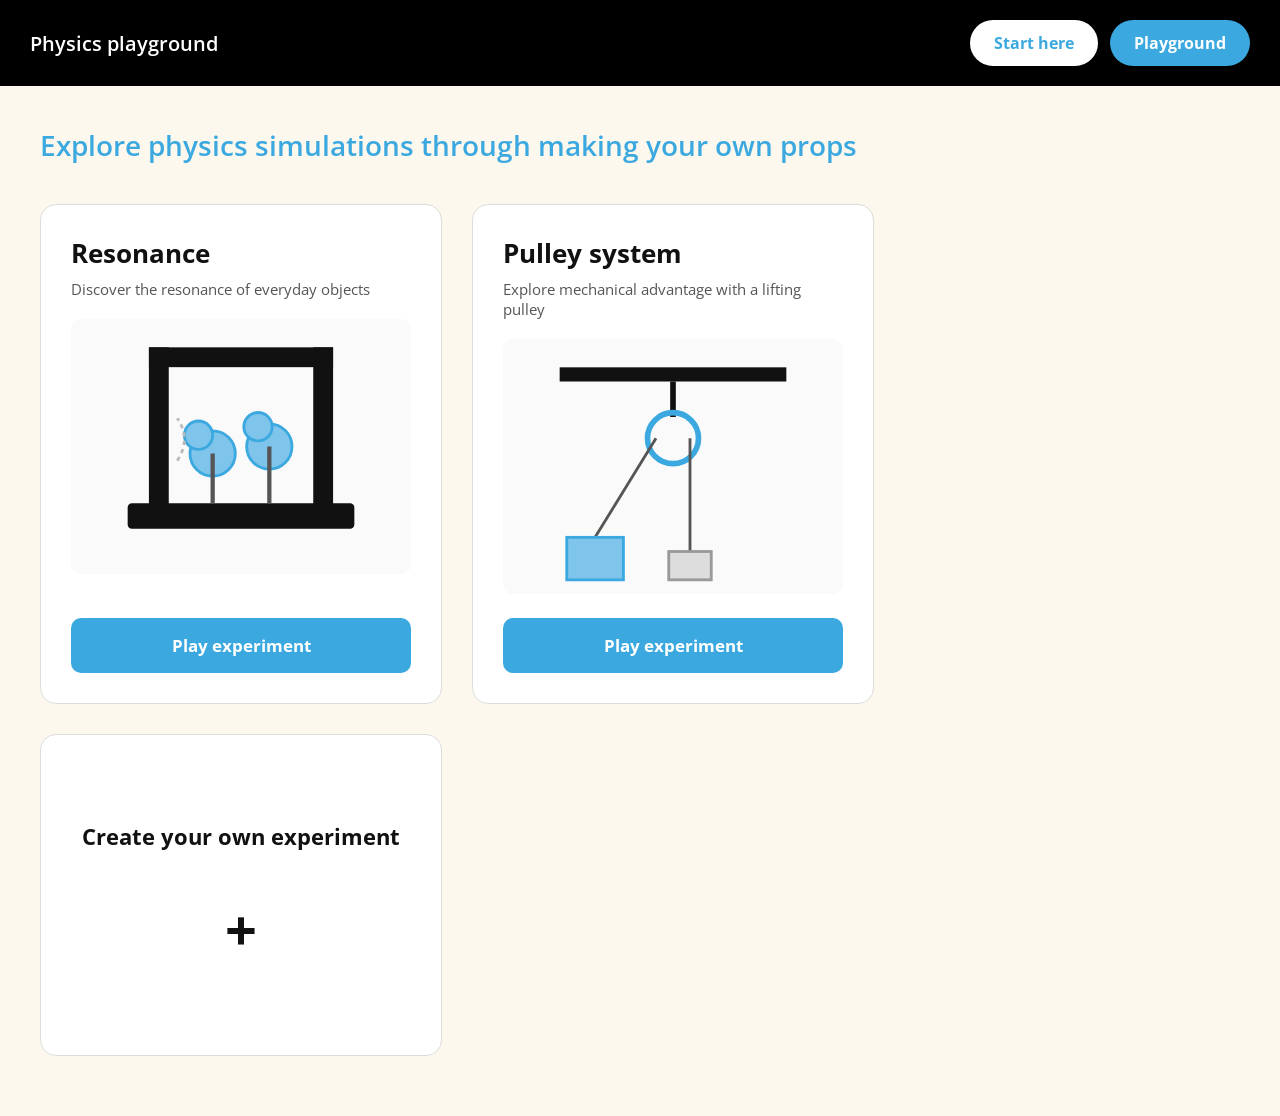
<file: index (2).html>
<!DOCTYPE html>
<html lang="en">
<head>
    <meta charset="utf-8" />
    <link rel="stylesheet" href="style.css">
    <link rel="preconnect" href="https://fonts.googleapis.com">
    <link rel="preconnect" href="https://fonts.gstatic.com" crossorigin>
    <link href="https://fonts.googleapis.com/css2?family=Open+Sans:wght@300;400;500;600;700&display=swap" rel="stylesheet">
    <title>Physics Playground</title>
</head>
<body>

    <header class="topbar">
        <span class="topbar-title">Physics playground</span>
        <nav class="topnav">
            <a href="index.html" class="nav-pill nav-pill-outline">Start here</a>
            <a href="playground.html" class="nav-pill nav-pill-filled">Playground</a>
        </nav>
    </header>

    <h1 class="page-heading">Explore physics simulations through making your own props</h1>

    <div class="template-grid">

        <!-- RESONANCE -->
        <div class="template-card">
            <h2>Resonance</h2>
            <p class="template-desc">Discover the resonance of everyday objects</p>
            <div class="template-art">
                <svg viewBox="0 0 200 180" xmlns="http://www.w3.org/2000/svg">
                    <rect x="20" y="130" width="160" height="18" rx="3" fill="#111"/>
                    <rect x="35" y="20" width="14" height="115" fill="#111"/>
                    <rect x="151" y="20" width="14" height="115" fill="#111"/>
                    <rect x="35" y="20" width="130" height="14" fill="#111"/>
                    <circle cx="80" cy="95" r="16" fill="#7fc4ea" stroke="#3ba9e0" stroke-width="2"/>
                    <circle cx="70" cy="82" r="10" fill="#7fc4ea" stroke="#3ba9e0" stroke-width="2"/>
                    <circle cx="120" cy="90" r="16" fill="#7fc4ea" stroke="#3ba9e0" stroke-width="2"/>
                    <circle cx="112" cy="76" r="10" fill="#7fc4ea" stroke="#3ba9e0" stroke-width="2"/>
                    <line x1="80" y1="95" x2="80" y2="130" stroke="#555" stroke-width="3"/>
                    <line x1="120" y1="90" x2="120" y2="130" stroke="#555" stroke-width="3"/>
                    <path d="M55 100 q10 -15 0 -30" fill="none" stroke="#bbb" stroke-width="2" stroke-dasharray="3 3"/>
                </svg>
            </div>
            <a href="playground.html?template=resonance" class="template-play-btn">Play experiment</a>
        </div>

        <!-- PULLEY SYSTEM -->
        <div class="template-card">
            <h2>Pulley system</h2>
            <p class="template-desc">Explore mechanical advantage with a lifting pulley</p>
            <div class="template-art">
                <svg viewBox="0 0 200 180" xmlns="http://www.w3.org/2000/svg">
                    <rect x="20" y="20" width="160" height="10" fill="#111"/>
                    <line x1="100" y1="30" x2="100" y2="55" stroke="#111" stroke-width="4"/>
                    <circle cx="100" cy="70" r="18" fill="none" stroke="#3ba9e0" stroke-width="4"/>
                    <line x1="88" y1="70" x2="45" y2="140" stroke="#555" stroke-width="2"/>
                    <line x1="112" y1="70" x2="112" y2="150" stroke="#555" stroke-width="2"/>
                    <rect x="25" y="140" width="40" height="30" fill="#7fc4ea" stroke="#3ba9e0" stroke-width="2"/>
                    <rect x="97" y="150" width="30" height="20" fill="#ddd" stroke="#999" stroke-width="2"/>
                </svg>
            </div>
            <a href="playground.html?template=pulley" class="template-play-btn">Play experiment</a>
        </div>

        <!-- CREATE YOUR OWN -->
        <div class="template-card template-card-blank">
            <h2>Create your own experiment</h2>
            <a href="playground.html" class="template-blank-plus" title="Start a blank experiment">+</a>
        </div>

    </div>

</body>
</html>
</file>
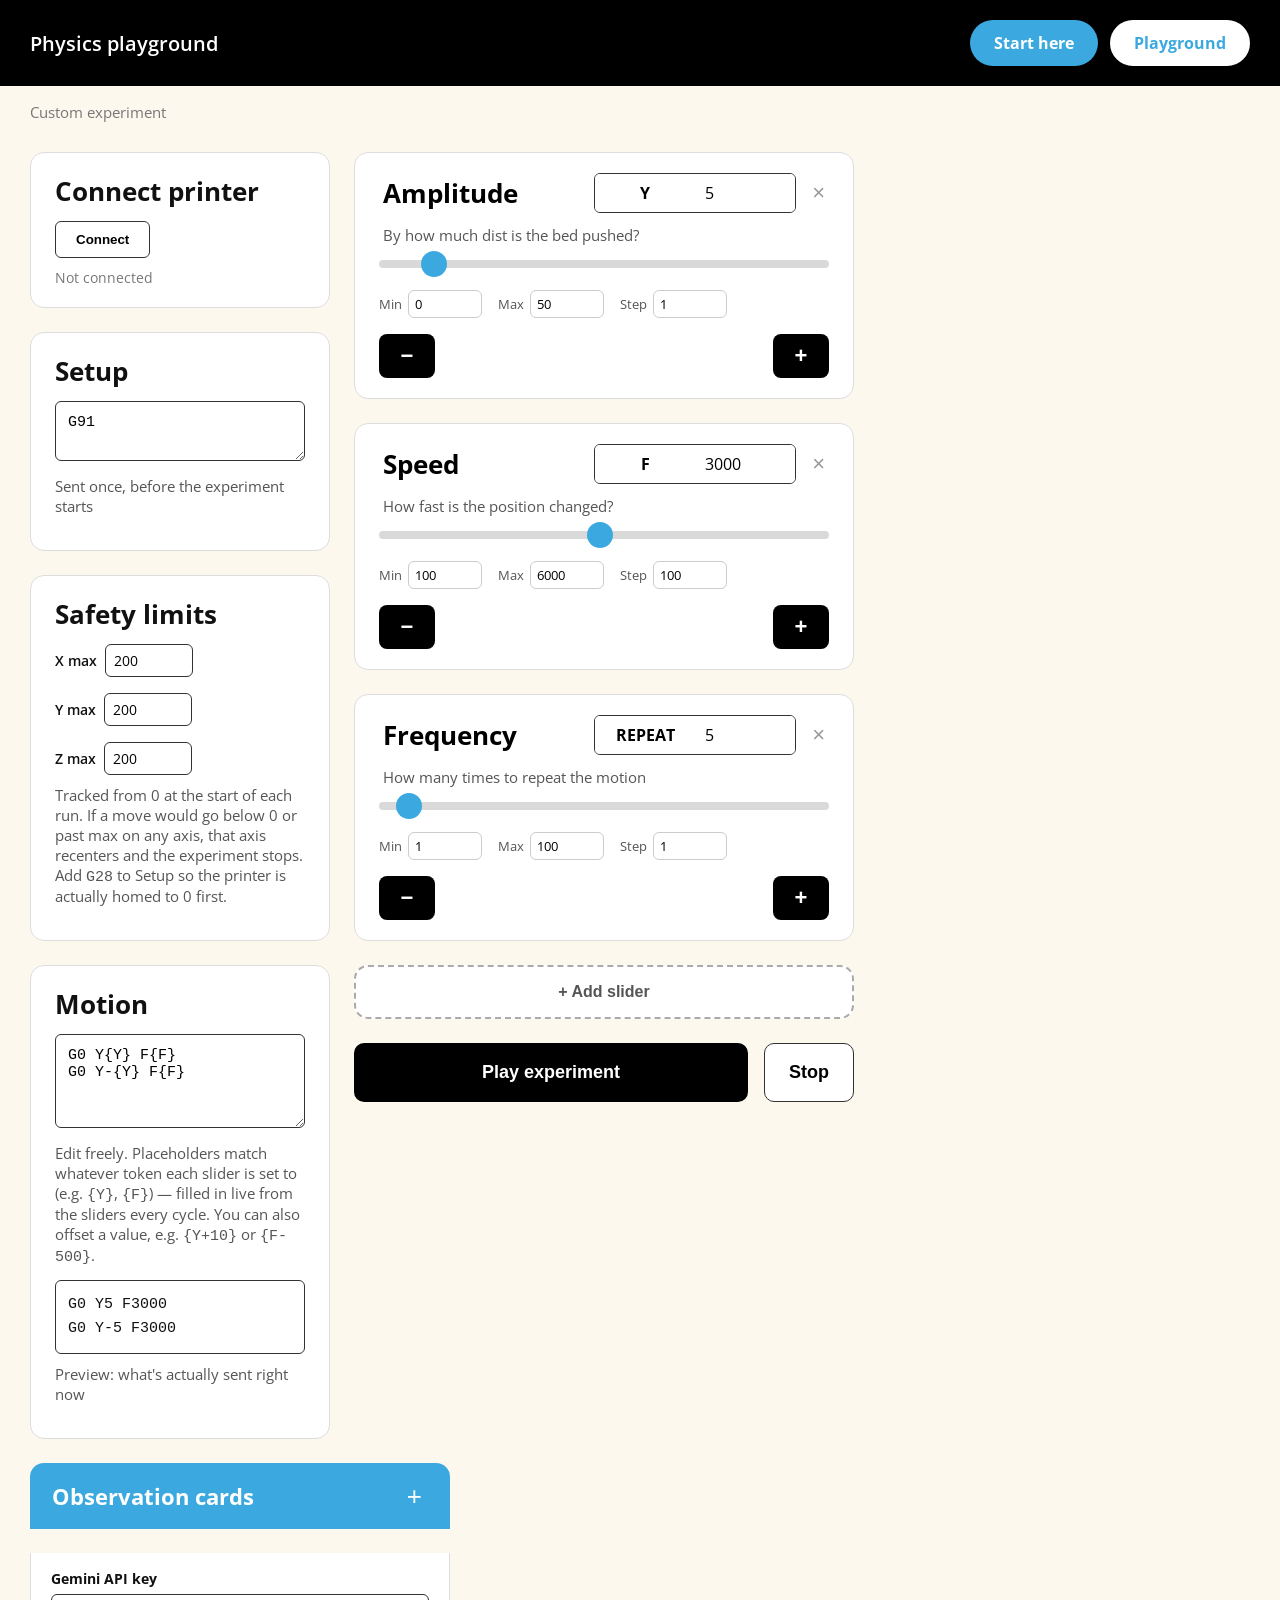
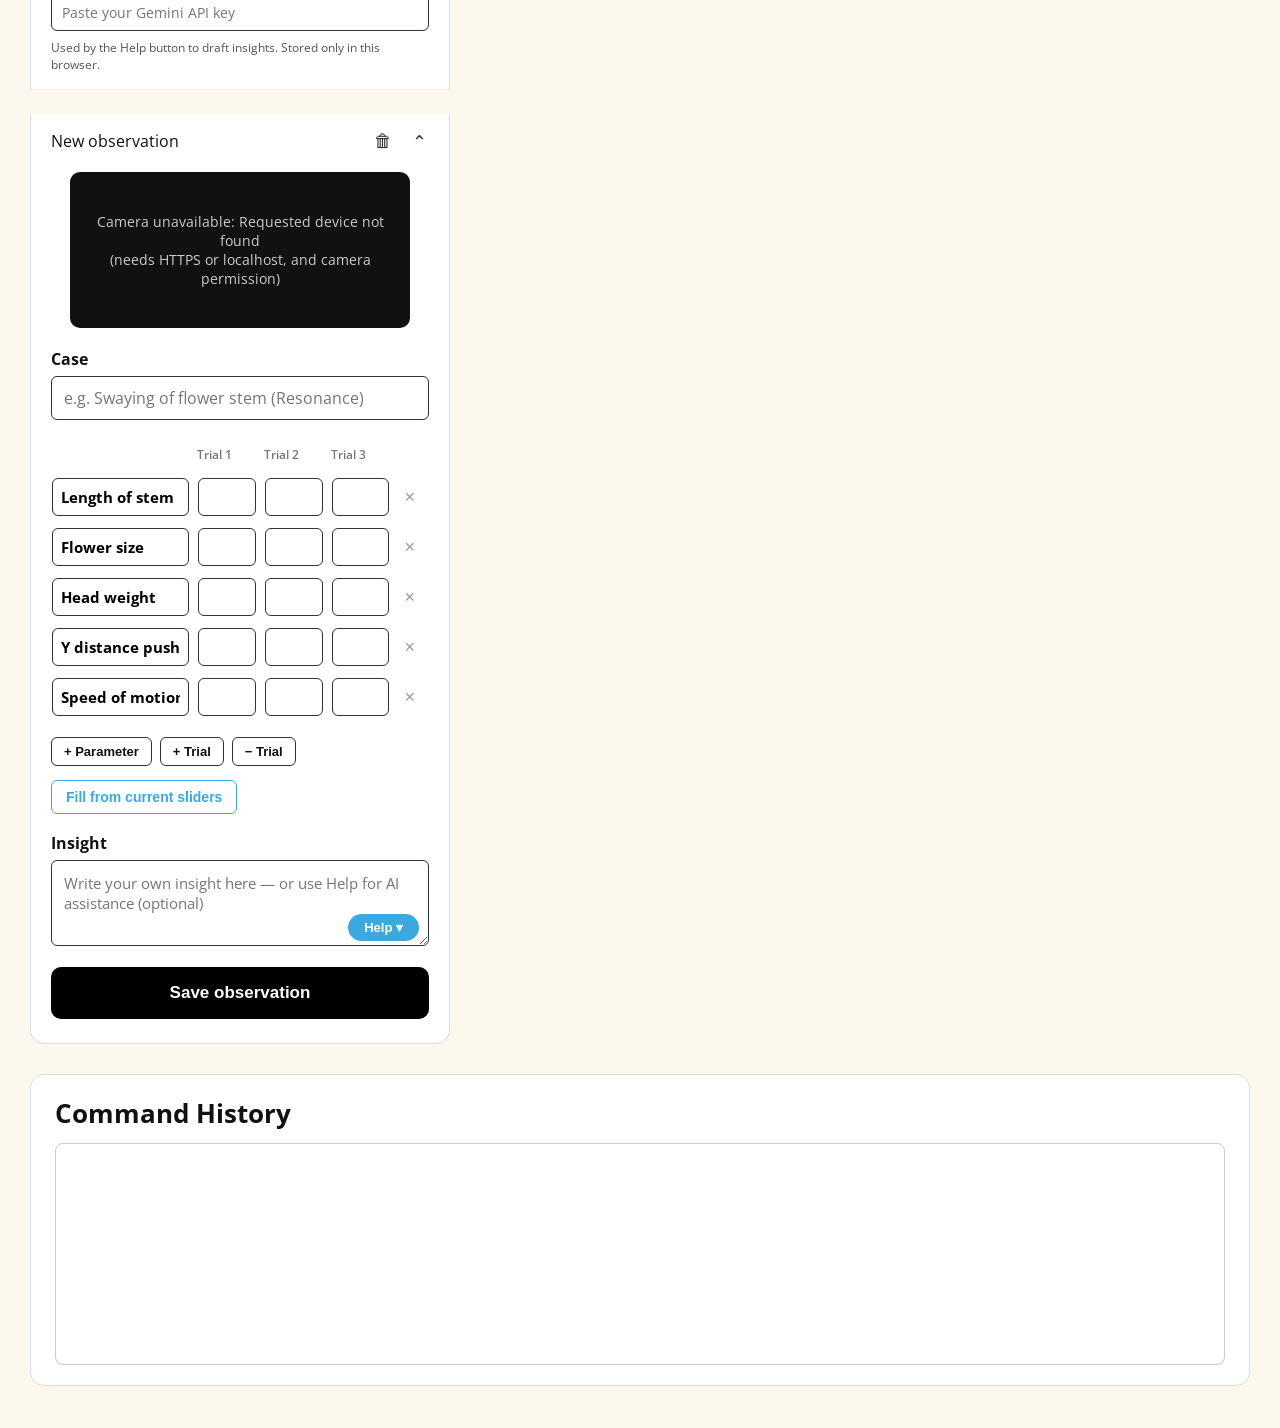
<file: playground.html>
<!DOCTYPE html>
<html lang="en">
<head>
    <meta charset="utf-8" />
    <link rel="stylesheet" href="style.css">
    <link rel="preconnect" href="https://fonts.googleapis.com">
    <link rel="preconnect" href="https://fonts.gstatic.com" crossorigin>
    <link href="https://fonts.googleapis.com/css2?family=Open+Sans:wght@300;400;500;600;700&display=swap" rel="stylesheet">
    <title>Physics Playground</title>
</head>
<body>

    <header class="topbar">
        <span class="topbar-title">Physics playground</span>
        <nav class="topnav">
            <a href="index.html" class="nav-pill nav-pill-filled">Start here</a>
            <a href="playground.html" class="nav-pill nav-pill-outline">Playground</a>
        </nav>
    </header>

    <div id="templateLabel" class="template-label"></div>

    <div class="grid">

        <!-- LEFT COLUMN -->
        <div class="col left-col">

            <div class="panel">
                <h2>Connect printer</h2>
                <button id="connectButton" class="outline-btn">Connect</button>
                <div id="connectStatus" class="status">Not connected</div>
            </div>

            <div class="panel">
                <h2>Setup</h2>
                <textarea id="setupInput" class="code-box" rows="2">G91</textarea>
                <div class="hint">Sent once, before the experiment starts</div>
            </div>

            <div class="panel">
                <h2>Safety limits</h2>
                <div class="limits-row">
                    <label>X max <input type="number" id="limitX" value="200"></label>
                    <label>Y max <input type="number" id="limitY" value="200"></label>
                    <label>Z max <input type="number" id="limitZ" value="200"></label>
                </div>
                <div class="hint">Tracked from 0 at the start of each run. If a move would go below 0 or past max on any axis, that axis recenters and the experiment stops. Add <code>G28</code> to Setup so the printer is actually homed to 0 first.</div>
            </div>

            <div class="panel">
                <h2>Motion</h2>
                <textarea id="motionInput" class="code-box" rows="4">G0 Y{Y} F{F}
G0 Y-{Y} F{F}</textarea>
                <div class="hint">Edit freely. Placeholders match whatever token each slider is set to (e.g. <code>{Y}</code>, <code>{F}</code>) — filled in live from the sliders every cycle. You can also offset a value, e.g. <code>{Y+10}</code> or <code>{F-500}</code>.</div>
                <div id="motionPreview" class="code-box motion-preview"></div>
                <div class="hint">Preview: what's actually sent right now</div>
            </div>

        </div>

        <!-- RIGHT COLUMN -->
        <div class="col right-col">

            <div id="slidersContainer"></div>

            <button id="addSliderButton" type="button" class="add-slider-btn">+ Add slider</button>

            <div class="play-row">
                <button id="playButton" class="play-btn">Play experiment</button>
                <button id="stopButton" class="stop-btn">Stop</button>
            </div>

        </div>

        <!-- OBSERVATION COLUMN -->
        <div class="col obs-col">
            <div class="obs-header">
                <h2>Observation cards</h2>
                <button id="addCardButton" class="add-card-btn" title="Add new card">+</button>
            </div>
            <div class="ai-settings">
                <label for="geminiKey">Gemini API key</label>
                <input type="password" id="geminiKey" placeholder="Paste your Gemini API key">
                <div class="hint">Used by the Help button to draft insights. Stored only in this browser.</div>
            </div>
            <div id="cardsContainer"></div>
        </div>

    </div>

    <div class="panel console-panel">
        <h2>Command History</h2>
        <div id="console"></div>
    </div>

    <script src="sketch.js?v=14"></script>
    <script src="observation.js?v=13"></script>
</body>
</html>
</file>
<file: style.css>
html, body {
    margin: 0;
    padding: 0;
}

body {
    font-family: "Open Sans", sans-serif;
    background: #fdf8ee;
    color: #111;
}

.topbar {
    background: #000;
    color: #fff;
    padding: 20px 30px;
    font-size: 20px;
    font-weight: 600;
    display: flex;
    align-items: center;
    justify-content: space-between;
    flex-wrap: wrap;
    gap: 16px;
}

.topnav {
    display: flex;
    gap: 12px;
}

.nav-pill {
    display: inline-block;
    padding: 10px 22px;
    border-radius: 30px;
    font-size: 16px;
    font-weight: 700;
    text-decoration: none;
    cursor: pointer;
    border: 2px solid transparent;
}

.nav-pill-outline {
    background: #fff;
    color: #3ba9e0;
    border-color: #fff;
}

.nav-pill-outline:hover {
    background: #f0f0f0;
}

.nav-pill-filled {
    background: #3ba9e0;
    color: #fff;
}

.nav-pill-filled:hover {
    background: #2f92c4;
}

.template-label {
    padding: 16px 30px 0 30px;
    font-size: 15px;
    color: #777;
}

.template-label:empty {
    display: none;
}

.topbar-title {
    white-space: nowrap;
}

.page-heading {
    color: #3ba9e0;
    font-size: 28px;
    font-weight: 600;
    padding: 40px 40px 10px 40px;
    margin: 0;
}

.template-grid {
    display: flex;
    gap: 30px;
    padding: 30px 40px 60px 40px;
    flex-wrap: wrap;
    align-items: stretch;
}

.template-card {
    background: #fff;
    border: 1px solid #ddd;
    border-radius: 16px;
    padding: 30px;
    width: 340px;
    display: flex;
    flex-direction: column;
}

.template-card h2 {
    margin: 0 0 8px 0;
    font-size: 26px;
    font-weight: 700;
}

.template-desc {
    color: #555;
    margin: 0 0 20px 0;
    font-size: 15px;
}

.template-art {
    background: #fafafa;
    border-radius: 10px;
    overflow: hidden;
    margin-bottom: 24px;
    aspect-ratio: 4 / 3;
}

.template-art svg,
.template-art img {
    width: 100%;
    height: 100%;
    display: block;
    object-fit: contain;
}

.template-play-btn {
    display: block;
    text-align: center;
    text-decoration: none;
    background: #3ba9e0;
    color: #fff;
    border-radius: 10px;
    padding: 16px;
    font-size: 17px;
    font-weight: 700;
    margin-top: auto;
}

.template-play-btn:hover {
    background: #2f92c4;
}

.template-card-blank {
    align-items: center;
    justify-content: center;
    text-align: center;
    min-height: 260px;
}

.template-card-blank h2 {
    font-size: 22px;
}

.template-blank-plus {
    display: flex;
    align-items: center;
    justify-content: center;
    text-decoration: none;
    color: #111;
    font-size: 56px;
    font-weight: 700;
    width: 80px;
    height: 80px;
    margin-top: 30px;
}

.template-blank-plus:hover {
    color: #3ba9e0;
}

.grid {
    display: flex;
    gap: 24px;
    padding: 30px;
    align-items: flex-start;
    flex-wrap: wrap;
}

.col {
    display: flex;
    flex-direction: column;
    gap: 24px;
}

#slidersContainer {
    display: flex;
    flex-direction: column;
    gap: 24px;
}

.left-col {
    width: 300px;
}

.right-col {
    width: 500px;
}

.panel {
    border: 1px solid #ddd;
    border-radius: 14px;
    padding: 20px 24px;
    background: #fff;
}

.panel h2 {
    margin: 0 0 12px 0;
    font-size: 26px;
    font-weight: 700;
}

.panel-header {
    display: flex;
    align-items: center;
    justify-content: space-between;
    gap: 12px;
}

.panel-header h2 {
    margin: 0;
}

.slider-title-input {
    border: none;
    background: transparent;
    font-size: 26px;
    font-weight: 700;
    font-family: inherit;
    flex: 1;
    min-width: 0;
    padding: 2px 4px;
    border-radius: 6px;
}

.slider-title-input:focus {
    outline: 2px solid #3ba9e0;
    background: #fff;
}

.slider-token-input {
    background: #fff;
    border: none;
    border-right: 1px solid #333;
    padding: 8px 10px;
    font-weight: 700;
    width: 44px;
    text-align: center;
    font-family: inherit;
    font-size: 16px;
}

.slider-token-input:focus {
    outline: 2px solid #3ba9e0;
}

.delete-slider-btn {
    background: none;
    border: none;
    color: #999;
    font-size: 22px;
    cursor: pointer;
    padding: 0 4px;
    line-height: 1;
    flex-shrink: 0;
}

.delete-slider-btn:hover {
    color: #d33;
}

.slider-hint-input {
    display: block;
    width: 100%;
    box-sizing: border-box;
    border: none;
    background: transparent;
    color: #555;
    font-family: inherit;
    font-size: 15px;
    margin: 10px 0 4px 0;
    padding: 2px 4px;
    border-radius: 6px;
}

.slider-hint-input:focus {
    outline: 2px solid #3ba9e0;
    background: #fff;
}

.slider-minmax-row {
    display: flex;
    gap: 16px;
    margin: 4px 0 16px 0;
    font-size: 13px;
    color: #555;
}

.slider-minmax-row label {
    display: flex;
    align-items: center;
    gap: 6px;
}

.slider-minmax-row input {
    width: 60px;
    border: 1px solid #ccc;
    border-radius: 6px;
    padding: 4px 6px;
    font-family: inherit;
    font-size: 13px;
}

.add-slider-btn {
    width: 100%;
    background: #fff;
    border: 2px dashed #aaa;
    color: #555;
    border-radius: 14px;
    padding: 16px;
    font-size: 16px;
    font-weight: 600;
    cursor: pointer;
}

.add-slider-btn:hover {
    background: #f5f5f5;
    border-color: #3ba9e0;
    color: #3ba9e0;
}

.value-box {
    display: flex;
    align-items: stretch;
    border: 1px solid #333;
    border-radius: 6px;
    overflow: hidden;
}

.value-label {
    background: #fff;
    border-right: 1px solid #333;
    padding: 8px 12px;
    font-weight: 700;
    display: flex;
    align-items: center;
}

.value-box input {
    border: none;
    width: 80px;
    padding: 8px 10px;
    font-family: inherit;
    font-size: 16px;
}

.value-box input:focus {
    outline: 2px solid #3ba9e0;
}

.hint {
    color: #555;
    margin: 10px 0 14px 0;
    font-size: 15px;
}

.slider-range {
    -webkit-appearance: none;
    width: 100%;
    height: 8px;
    border-radius: 4px;
    background: #d9d9d9;
    outline: none;
    margin: 6px 0 18px 0;
}

.slider-range::-webkit-slider-thumb {
    -webkit-appearance: none;
    width: 26px;
    height: 26px;
    border-radius: 50%;
    background: #3ba9e0;
    cursor: pointer;
    border: none;
}

.slider-range::-moz-range-thumb {
    width: 26px;
    height: 26px;
    border-radius: 50%;
    background: #3ba9e0;
    cursor: pointer;
    border: none;
}

.slider-buttons {
    display: flex;
    justify-content: space-between;
}

.step-btn {
    background: #000;
    color: #fff;
    border: none;
    border-radius: 8px;
    width: 56px;
    height: 44px;
    font-size: 22px;
    font-weight: 700;
    cursor: pointer;
}

.step-btn:hover {
    background: #222;
}

.outline-btn {
    background: #fff;
    border: 1px solid #333;
    border-radius: 6px;
    padding: 10px 20px;
    font-weight: 600;
    cursor: pointer;
}

.outline-btn:hover {
    background: #f0f0f0;
}

.status {
    margin-top: 10px;
    font-size: 14px;
    color: #777;
}

.limits-row {
    display: flex;
    gap: 16px;
    margin-bottom: 10px;
    flex-wrap: wrap;
}

.limits-row label {
    display: flex;
    align-items: center;
    gap: 8px;
    font-size: 14px;
    font-weight: 600;
}

.limits-row input {
    width: 70px;
    border: 1px solid #333;
    border-radius: 6px;
    padding: 6px 8px;
    font-family: inherit;
    font-size: 14px;
}

.code-box {
    width: 100%;
    box-sizing: border-box;
    border: 1px solid #333;
    border-radius: 6px;
    padding: 12px;
    font-family: monospace;
    font-size: 15px;
    background: #fff;
    resize: vertical;
    white-space: pre;
}

.motion-preview {
    white-space: pre-line;
    line-height: 1.6;
}

.play-row {
    display: flex;
    gap: 16px;
}

.play-btn {
    flex: 1;
    background: #000;
    color: #fff;
    border: none;
    border-radius: 10px;
    padding: 18px 24px;
    font-size: 18px;
    font-weight: 700;
    cursor: pointer;
}

.play-btn:hover {
    background: #222;
}

.play-btn:disabled {
    background: #999;
    cursor: not-allowed;
}

.stop-btn {
    background: #fff;
    color: #000;
    border: 1px solid #333;
    border-radius: 10px;
    padding: 18px 24px;
    font-size: 18px;
    font-weight: 700;
    cursor: pointer;
}

.console-panel {
    margin: 0 30px 40px 30px;
}

#console {
    height: 200px;
    border: 1px solid #ccc;
    border-radius: 8px;
    padding: 10px;
    overflow-y: auto;
    background: #fff;
    font-family: monospace;
    font-size: 14px;
}

/* ---------------- Observation cards ---------------- */

.obs-col {
    width: 420px;
}

.obs-header {
    background: #3ba9e0;
    color: #fff;
    border-radius: 14px 14px 0 0;
    padding: 18px 22px;
    display: flex;
    align-items: center;
    justify-content: space-between;
}

.obs-header h2 {
    margin: 0;
    font-size: 22px;
    font-weight: 700;
}

.add-card-btn {
    background: transparent;
    border: none;
    color: #fff;
    font-size: 26px;
    line-height: 1;
    cursor: pointer;
    padding: 0 6px;
}

.add-card-btn:hover {
    opacity: 0.8;
}

.ai-settings {
    background: #fff;
    border-left: 1px solid #ddd;
    border-right: 1px solid #ddd;
    border-bottom: 1px solid #eee;
    padding: 16px 20px;
}

.ai-settings label {
    display: block;
    font-weight: 700;
    font-size: 14px;
    margin-bottom: 6px;
}

.ai-settings input {
    width: 100%;
    box-sizing: border-box;
    border: 1px solid #333;
    border-radius: 6px;
    padding: 8px 10px;
    font-family: inherit;
    font-size: 14px;
}

.ai-settings .hint {
    font-size: 12px;
    margin: 8px 0 0 0;
}

#cardsContainer {
    border: 1px solid #ddd;
    border-top: none;
    border-radius: 0 0 14px 14px;
    background: #fff;
    overflow: hidden;
}

.obs-card {
    border-bottom: 1px solid #eee;
}

.obs-card:last-child {
    border-bottom: none;
}

.obs-card-header {
    display: flex;
    align-items: center;
    justify-content: space-between;
    gap: 12px;
    padding: 16px 20px;
    cursor: pointer;
}

.obs-card-title {
    font-size: 16px;
    color: #111;
    overflow: hidden;
    text-overflow: ellipsis;
    white-space: nowrap;
    flex: 1;
}

.obs-card-actions {
    display: flex;
    align-items: center;
    gap: 16px;
    flex-shrink: 0;
}

.delete-btn,
.toggle-btn {
    background: none;
    border: none;
    cursor: pointer;
    font-size: 18px;
    color: #333;
    padding: 2px;
    line-height: 1;
}

.delete-btn:hover {
    color: #d33;
}

.toggle-btn {
    transition: transform 0.15s ease;
    display: inline-block;
}

.obs-card:not(.collapsed) .toggle-btn {
    transform: rotate(180deg);
}

.obs-card-body {
    padding: 4px 20px 24px 20px;
}

.obs-card.collapsed .obs-card-body {
    display: none;
}

.obs-card.saved {
    background: #fafffa;
}

.obs-video-wrap {
    position: relative;
    width: 100%;
    max-width: 340px;
    margin: 0 auto 20px auto;
    background: #111;
    border-radius: 10px;
    overflow: hidden;
}

.obs-video {
    width: 100%;
    display: block;
    aspect-ratio: 3 / 4;
    object-fit: cover;
    background: #111;
}

.record-btn {
    position: absolute;
    bottom: 14px;
    left: 50%;
    transform: translateX(-50%);
    width: 46px;
    height: 46px;
    border-radius: 50%;
    background: #d33;
    border: 3px solid #fff;
    cursor: pointer;
}

.record-btn.recording {
    background: #d33;
    animation: pulse 1s infinite;
}

@keyframes pulse {
    0%   { box-shadow: 0 0 0 0 rgba(221,51,51,0.6); }
    70%  { box-shadow: 0 0 0 12px rgba(221,51,51,0); }
    100% { box-shadow: 0 0 0 0 rgba(221,51,51,0); }
}

.record-timer {
    position: absolute;
    top: 10px;
    right: 12px;
    background: rgba(0,0,0,0.6);
    color: #fff;
    padding: 2px 8px;
    border-radius: 6px;
    font-family: monospace;
    font-size: 13px;
}

.camera-error {
    color: #ccc;
    text-align: center;
    padding: 40px 12px;
    font-size: 14px;
}

.obs-field {
    margin-bottom: 16px;
}

.obs-field label {
    display: block;
    font-weight: 700;
    margin-bottom: 6px;
}

.case-input {
    width: 100%;
    box-sizing: border-box;
    border: 1px solid #333;
    border-radius: 6px;
    padding: 10px 12px;
    font-family: inherit;
    font-size: 16px;
}

.obs-table {
    width: 100%;
    border-collapse: separate;
    border-spacing: 0 10px;
    margin-bottom: 10px;
}

.obs-thead-row th {
    text-align: left;
    font-size: 12px;
    color: #777;
    font-weight: 600;
    padding: 0 8px 4px 0;
}

.obs-table td {
    padding-right: 8px;
    vertical-align: middle;
}

.obs-table input {
    width: 100%;
    box-sizing: border-box;
    border: 1px solid #333;
    border-radius: 6px;
    padding: 8px;
    font-family: inherit;
    font-size: 15px;
}

.param-label {
    font-weight: 700;
    min-width: 120px;
}

.remove-row-btn {
    background: none;
    border: none;
    color: #999;
    font-size: 18px;
    cursor: pointer;
    padding: 4px 6px;
    line-height: 1;
}

.remove-row-btn:hover {
    color: #d33;
}

.obs-table-controls {
    display: flex;
    gap: 8px;
    margin-bottom: 14px;
    flex-wrap: wrap;
}

.add-row-btn,
.add-col-btn,
.remove-col-btn {
    background: #fff;
    border: 1px solid #333;
    color: #111;
    border-radius: 6px;
    padding: 6px 12px;
    font-size: 13px;
    font-weight: 600;
    cursor: pointer;
}

.add-row-btn:hover,
.add-col-btn:hover,
.remove-col-btn:hover {
    background: #f0f0f0;
}

.fill-btn {
    background: #fff;
    border: 1px solid #3ba9e0;
    color: #3ba9e0;
    border-radius: 6px;
    padding: 8px 14px;
    font-size: 14px;
    font-weight: 600;
    cursor: pointer;
    margin-bottom: 18px;
}

.fill-btn:hover {
    background: #eaf7ff;
}

.insight-wrap {
    position: relative;
}

.insight-input {
    width: 100%;
    box-sizing: border-box;
    border: 1px solid #333;
    border-radius: 6px;
    padding: 12px;
    font-family: inherit;
    font-size: 15px;
    resize: vertical;
}

.help-dropdown {
    position: absolute;
    bottom: 10px;
    right: 10px;
}

.help-btn {
    background: #3ba9e0;
    color: #fff;
    border: none;
    border-radius: 20px;
    padding: 6px 16px;
    font-size: 13px;
    font-weight: 700;
    cursor: pointer;
}

.help-btn:hover {
    background: #2f92c4;
}

.help-btn:disabled {
    background: #9ecde6;
    cursor: default;
}

.help-menu {
    display: none;
    flex-direction: column;
    position: absolute;
    bottom: calc(100% + 8px);
    right: 0;
    background: #fff;
    border: 1px solid #ddd;
    border-radius: 10px;
    box-shadow: 0 6px 18px rgba(0,0,0,0.15);
    min-width: 200px;
    overflow: hidden;
    z-index: 10;
}

.help-menu.open {
    display: flex;
}

.help-menu-item {
    background: #fff;
    border: none;
    text-align: left;
    padding: 10px 14px;
    font-size: 14px;
    font-family: inherit;
    cursor: pointer;
}

.help-menu-item:hover {
    background: #eaf7ff;
}

.save-obs-btn {
    display: block;
    width: 100%;
    background: #000;
    color: #fff;
    border: none;
    border-radius: 10px;
    padding: 16px;
    font-size: 17px;
    font-weight: 700;
    cursor: pointer;
}

.save-obs-btn:disabled {
    background: #2e7d32;
    cursor: default;
}

.download-link {
    display: inline-block;
    margin-top: 14px;
    color: #3ba9e0;
    font-weight: 600;
    text-decoration: none;
}

.download-link:hover {
    text-decoration: underline;
}

.upload-drive-btn {
    display: block;
    width: 100%;
    background: #fff;
    border: 1px solid #333;
    color: #111;
    border-radius: 8px;
    padding: 10px 14px;
    font-size: 14px;
    font-weight: 600;
    cursor: pointer;
    margin-top: 10px;
}

.upload-drive-btn:hover {
    background: #f0f0f0;
}

.upload-drive-btn:disabled {
    background: #eee;
    color: #999;
    cursor: default;
}

[readonly] {
    background: #f6f6f6;
}
</file>
